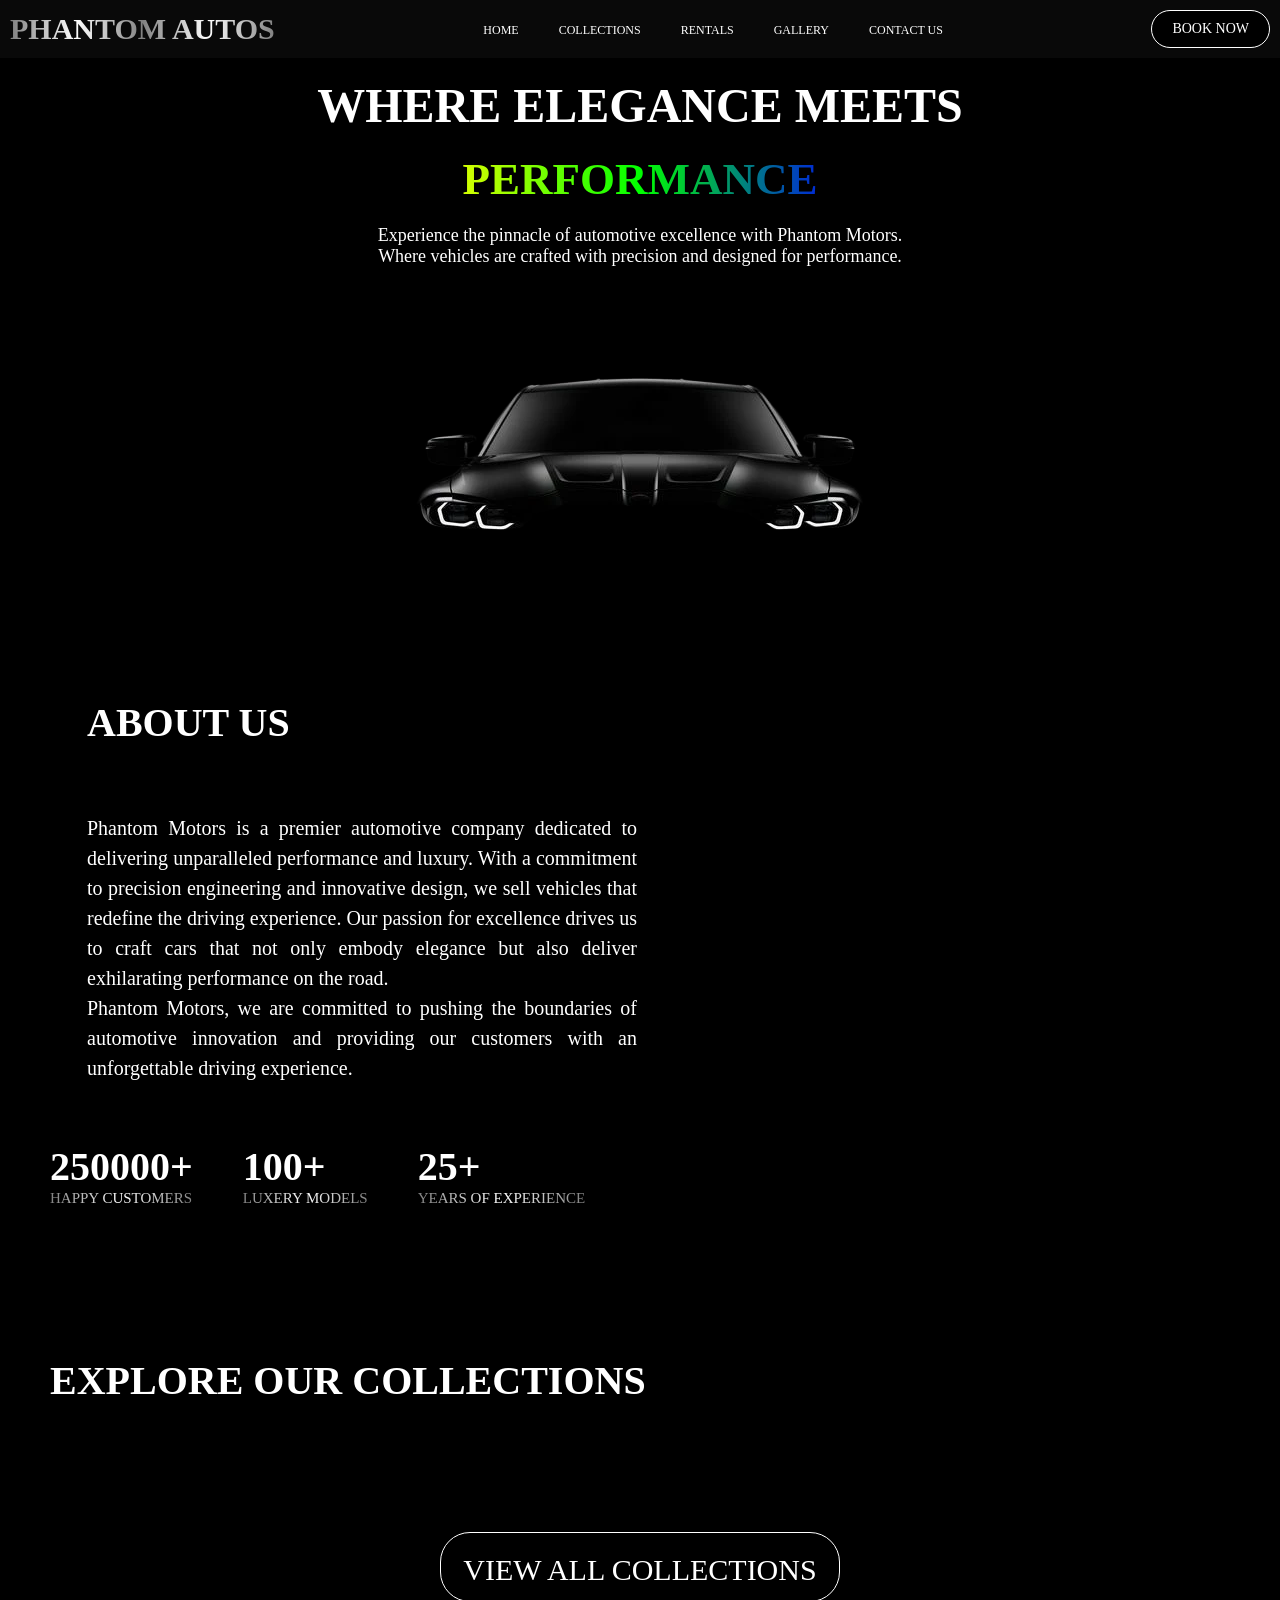
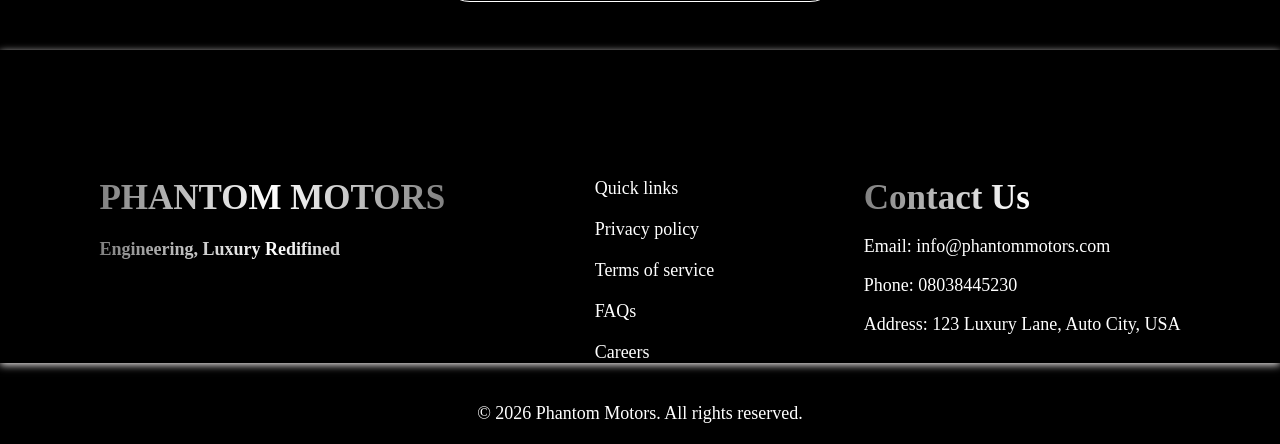
<file: first project.html>
<!doctype html>
<html lang="en">
  <head>
    <meta charset="UTF-8" />
    <meta name="viewport" content="width=device-width, initial-scale=1.0" />
    <link rel="stylesheet" href="first project.css" />
    <title>AOC PHANTOM MOTORS</title>
  </head>
  <body>
    <!-- header -->
    <header>
      <h1>PHANTOM AUTOS</h1>
      <ul>
        <li><a href="#">HOME</a></li>
        <li><a href="#">COLLECTIONS</a></li>
        <li><a href="/ola.html">RENTALS</a></li>
        <li><a href="#">GALLERY</a></li>
        <li><a href="#">CONTACT US</a></li>
      </ul>
      <button><a href="#">BOOK NOW</a></button>
    </header>
    <!-- sub heading -->
    <div class="class">
      <h2>WHERE ELEGANCE MEETS</h2>
      <h1>PERFORMANCE</h1>
      <p>
        Experience the pinnacle of automotive excellence with Phantom Motors.
        <br />
        Where vehicles are crafted with precision and designed for performance.
      </p>
    </div>
    <!-- image -->
    <div class="img">
      <img src="/hd_restoration_result_image (1).png" alt="BMW Car" />
    </div>
    <!-- body about us -->
    <div class="container">
      <div class="about">
        <h2>ABOUT US</h2>
        <p>
          Phantom Motors is a premier automotive company dedicated to delivering
          unparalleled performance and luxury. With a commitment to precision
          engineering and innovative design, we sell vehicles that redefine the
          driving experience. Our passion for excellence drives us to craft cars
          that not only embody elegance but also deliver exhilarating
          performance on the road.
          <br />

          Phantom Motors, we are committed to pushing the boundaries of
          automotive innovation and providing our customers with an
          unforgettable driving experience.
        </p>
      </div>
      <!-- video -->
      <div class="video">
        <video
          autoplay
          loop
          muted
          plays-inline
          class="background-clip"
          src="/WhatsApp Video 2026-02-25 at 3.46.31 PM.mp4"
        ></video>
      </div>
    </div>
    <!-- happy customers and the others -->
    <div class="customers">
      <h1>
        250000+
        <br />
        <p>HAPPY CUSTOMERS</p>
      </h1>
      <h1>
        100+
        <br />
        <p>LUXERY MODELS</p>
      </h1>
      <h1>
        25+
        <br />
        <p>YEARS OF EXPERIENCE</p>
      </h1>
    </div>
    <!-- collections -->
    <div class="our">
      <h2>EXPLORE OUR COLLECTIONS</h2>
      <button><a href="/index.html">VIEW ALL COLLECTIONS</a></button>
    </div>
    <br />
    <!-- footer -->
    <footer>
      <div class="motors">
        <h3>
          PHANTOM MOTORS
          <p>
            <br />
            Engineering, Luxury Redifined
          </p>
        </h3>
        <ul>
          <li><a href="#">Quick links</a></li>
          <li><a href="#">Privacy policy</a></li>
          <li><a href="#">Terms of service</a></li>
          <li><a href="#">FAQs</a></li>
          <li><a href="#">Careers</a></li>
        </ul>
        <div>
          <h3>Contact Us</h3>
          <br />
          <p>Email: info@phantommotors.com</p>
          <br />
          <p>Phone: 08038445230</p>
          <br />
          <p>Address: 123 Luxury Lane, Auto City, USA</p>
          <br />
        </div>
      </div>
      <div class="all">
        <p>© 2026 Phantom Motors. All rights reserved.</p>
      </div>
    </footer>
    <!-- footer closes -->
  </body>
</html>
</file>
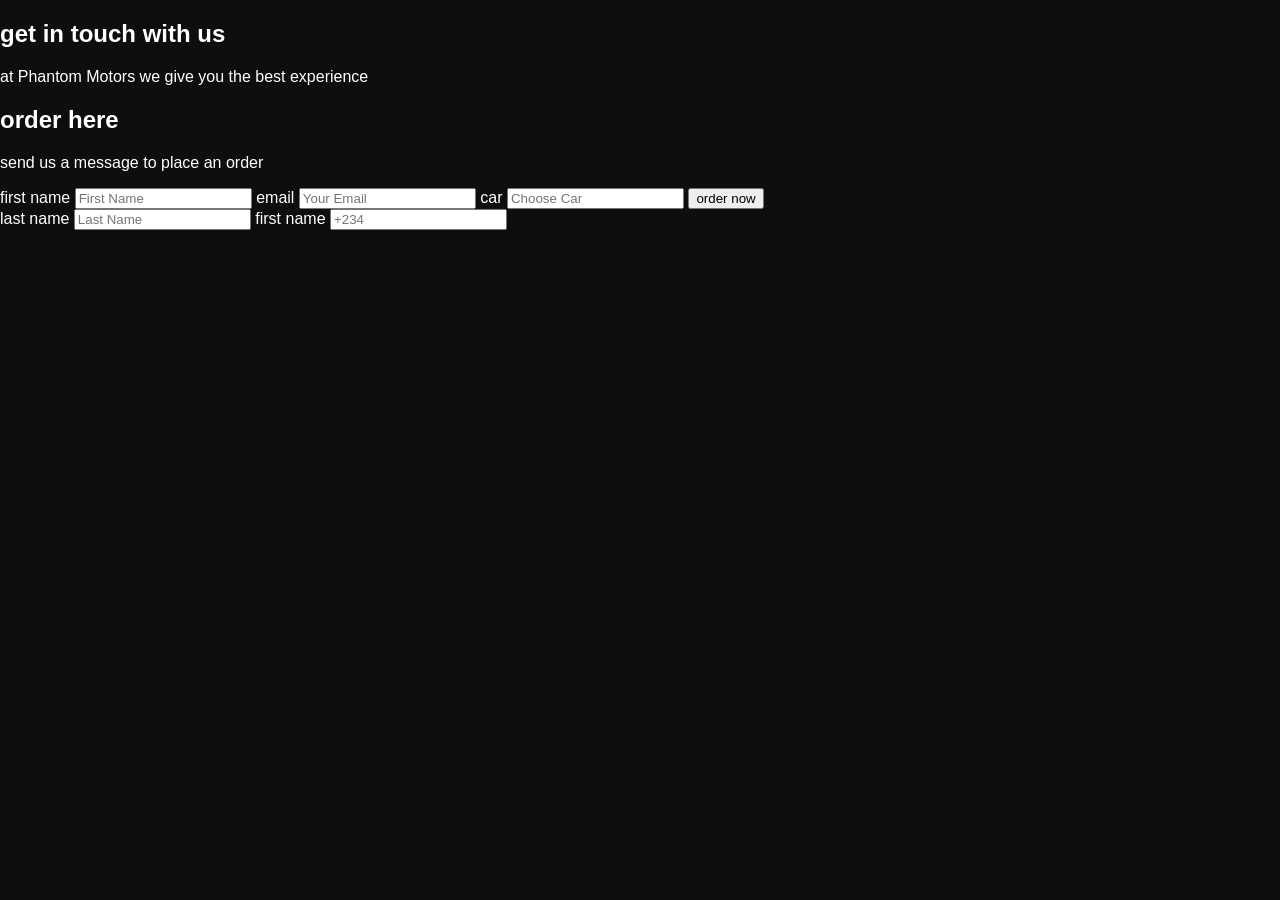
<file: form.html>
<!doctype html>
<html lang="en">
  <head>
    <meta charset="UTF-8" />
    <meta name="viewport" content="width=device-width, initial-scale=1.0" />
    <link rel="stylesheet" href="/style.css" />
    <title>Document</title>
  </head>
  <body>
    <section class="form">
      <div class="sub-head1">
        <h1>get in touch with us</h1>
        <p>at Phantom Motors we give you the best experience</p>
      </div>

      <div class="contain">
        <div class="text-form">
          <h1>order here</h1>
          <p>send us a message to place an order</p>
        </div>

        <form class="form1" action="">
          <label for="">first name</label>
          <input type="text" name="text" id="" placeholder="First Name" />
          <label for="">email</label>
          <input type="email" name="text" id="" placeholder="Your Email" />
          <label for="">car</label>
          <input type="text" name="text" id="" placeholder="Choose Car" />
          <button class="form-bt">order now</button>
        </form>

        <form class="form2" action="">
          <label for="">last name</label>
          <input type="text" name="text" id="" placeholder="Last Name" />
          <label for="">first name</label>
          <input type="number" name="text" id="" placeholder="+234" />
        </form>
      </div>
    </section>
  </body>
</html>
</file>
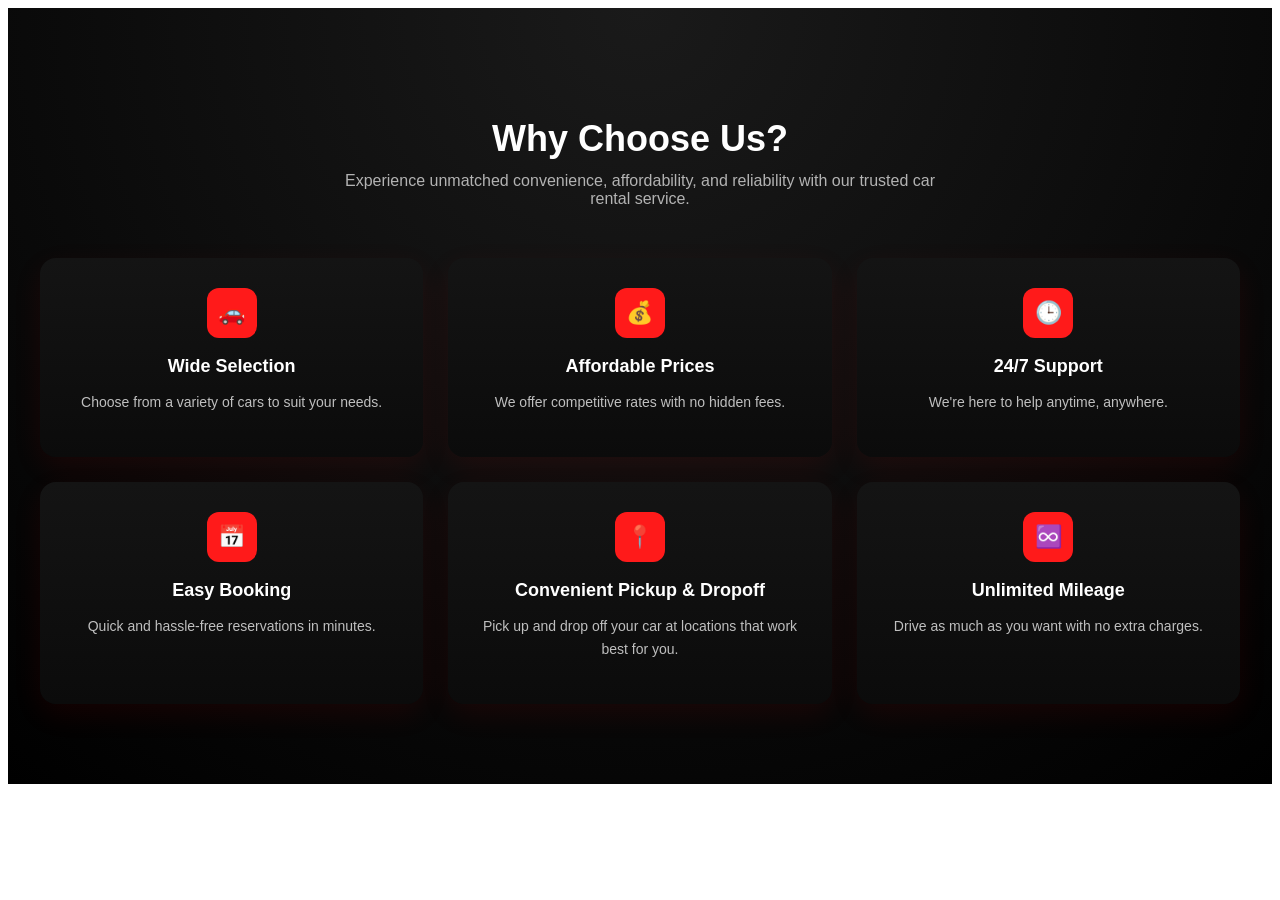
<file: jay.html>
<!DOCTYPE html>
<html lang="en">
<head>
    <meta charset="UTF-8">
    <meta name="viewport" content="width=device-width, initial-scale=1.0">
    <title>Document</title>
    <link rel="stylesheet" href="style1.css">
</head>
<body>
    <section class="why-choose-us">
  <div class="container">
    <h2 class="section-title">Why Choose Us?</h2>
    <p class="section-subtitle">
      Experience unmatched convenience, affordability, and reliability with our trusted car rental service.
    </p>

    <div class="features-grid">
      <div class="feature-card">
        <div class="icon">🚗</div>
        <h3>Wide Selection</h3>
        <p>Choose from a variety of cars to suit your needs.</p>
      </div>

      <div class="feature-card">
        <div class="icon">💰</div>
        <h3>Affordable Prices</h3>
        <p>We offer competitive rates with no hidden fees.</p>
      </div>

      <div class="feature-card">
        <div class="icon">🕒</div>
        <h3>24/7 Support</h3>
        <p>We're here to help anytime, anywhere.</p>
      </div>

      <div class="feature-card">
        <div class="icon">📅</div>
        <h3>Easy Booking</h3>
        <p>Quick and hassle-free reservations in minutes.</p>
      </div>

      <div class="feature-card">
        <div class="icon">📍</div>
        <h3>Convenient Pickup & Dropoff</h3>
        <p>Pick up and drop off your car at locations that work best for you.</p>
      </div>

      <div class="feature-card">
        <div class="icon">♾️</div>
        <h3>Unlimited Mileage</h3>
        <p>Drive as much as you want with no extra charges.</p>
      </div>
    </div>
  </div>
</section>
</body>
</html>
</file>
<file: first project.css>
*{padding: 0;
margin: 0;
box-sizing: border-box;
font-family: bodoni moda,serif;
}

body{
    background-color: #000000;
}

header{
    display: flex;
    justify-content: space-between;
    align-items: center;
    padding: 10px;
    background-color: #090909;
    color: #fff;
    box-shadow: 0 2px 4px rgba(0, 0, 0, 0.1);
    position: sticky;
    top: 0;
    width: 100%;
    flex-wrap: wrap;
    animation-name:slidedown; 
animation-duration: 2s;
animation-iteration-count: 1;
animation-timing-function: ease;
animation-fill-mode: forwards;
}
header h1{
    font-size: 30px;
   background: linear-gradient(to right,gray, white,gray, white,gray);
   background-clip: text;
   -webkit-text-fill-color: transparent;
}
header ul{
    list-style: none;
    display: flex;
    gap: 40px;
    color: white;
    flex-wrap: wrap;
}
header ul li a{
    text-decoration: none;
    color: white;
    font-size: 12px;}
   header ul a:hover{background: linear-gradient(to right, gray, white, gray);
    background-clip: text;
    -webkit-text-fill-color: transparent;
    text-decoration: underline;
    text-decoration-thickness: 2px;
    text-decoration-color: white;
    text-underline-offset: 5px;
    transition: 0.3s ease-in-out;
    font-size: 20px;
}

   

header button{
    padding: 10px 20px;
    background-color:black;
    color: white;
    border: 1px solid white;
    cursor: pointer;
    font-size: 14px;
    border-radius: 20px;
    }
    header button:hover{
        background-color: white;
        color: black;
        transition: 0.3s ease-in-out;
    }

header button a{
    text-decoration: none;
    color: white;
}
header button a:hover{
    color: black;
    transition: 0.3s ease-in-out;
}
.class h4{
    font-size: 20px;
    color: white;
    margin-bottom: 10px;
    display: flex;
    justify-content: center;
    padding-top: 30px;
    flex-wrap: wrap;
    font-style: playfair display,serif;
   margin: 1em 0;
    
}
.class h2{
    font-size: 48px;
    color: white;
    margin-top: 20px;
    margin-bottom: 20px;
    display: flex;
    justify-content: center;
    flex-wrap: wrap;
    text-align: center;
    
}
.class h1 {
    background: linear-gradient(to right, #ff0000, #ff7f00, #ffff00, #00ff00, #0000ff, #4b0082, #8b00ff);
    background-clip: text;  
    -webkit-text-fill-color: transparent;
    text-align: center;
    padding-top: 0;
    font-size: 45px;
    animation-name:slideup ;
    animation-iteration-count: 1;
    animation-duration: 2s;     
}
.class p{
    color: white;
    text-align: center;
    padding-top: 20px;
    font-size: 18px;
    margin-bottom: 20px;
    font-weight: 400;
    flex-wrap: wrap;
    animation-name:slideup ;
    animation-iteration-count: 1;
    animation-duration: 2s;     
}
.img{
    display: flex;
    justify-content: center;
    padding-top: 0px;
    flex-wrap: wrap;
    animation-name:slideup ;
    animation-iteration-count: 1;
    animation-duration: 2s;   
        
}
.img img{
   flex-wrap: wrap; 
    margin-top: -22px;
    border-radius: 10px;
}
@keyframes slidedown{
  from{transform: translateY(-100%);opacity: 0;}
  to{transform: translateY(0);opacity: 1;}}
    
  @keyframes slideup{
  from{transform: translateY(100%);opacity: 0;}
  to{transform: translateY(0);opacity: 1;}}
  .about{
    display: flex;
    justify-content: flex-start;
    padding-top: 20px;
    padding-left: 50px;
    flex-wrap: wrap;
color: white;
width: 600px;
height: 500px;
}
.about p{margin-top: -50px;
    font-size: 20px;
    line-height: 1.5;
    animation-duration: 2s;
    animation-name:slideup ;
    animation-iteration-count: 1;
          flex-wrap: wrap;   
    text-align: justify; 
    }
    
.about h2{
    font-size: 40px;
    margin-bottom: 20px;
    animation-name:slideup ;
    animation-iteration-count: 1;
    animation-duration: 2s;  
    flex-wrap: wrap;   
}   
.container{
    display: flex;
    justify-content: center;
    gap: 6px;
    flex-wrap: wrap;
    flex-direction: row;

} 
.video video{
    flex-wrap: wrap;
    object-fit: cover;
    height: 500px;
    width: 600px;
    border-radius: 25px;
    padding-right: 10px;
    flex-wrap: wrap;
}
.customers{
    display: flex;
    justify-content: flex-start;
    padding-left: 50px;
        
    gap: 50px;
    position: relative;
    top: -50px;
    padding-top: 10px;
    color: white;
    font-size: 20px;
        text-align: justify;
    
}
.customers p{
    font-size: 15px;
    background: linear-gradient(to right, gray, white, gray);
    background-clip: text;
    -webkit-text-fill-color: transparent;
    font-weight: 500;
    
}
.our{
       text-align: center;
   margin-top: 30px;
    padding-top: 20px;
    flex-wrap: wrap;
    color: white;
}
.our h2{
    font-size: 40px;
    margin-bottom: 10%;
    display: flex;
    text-align: justify;
    padding-left: 50px;
    padding-top: 50px;
}
.our button{
    padding: 10px 20px;
    background-color: black;
    color: white;
    border: 1px solid white;
    cursor: pointer;
    font-size: 14px;
    border-radius: 50px;
    display: flex;
    justify-content: center;
     margin: 0 auto;
     width: 400px;
     height: 70px;
     border-radius: 30px;
    }
    
   
    .our button a{
        text-decoration: none;
        color: white;
        
        
                        font-size: 30px;
        padding-top: 10px;
       
    }
    .our button a:hover{
        color: black;
        background-color: white;
        transition: 0.3s ease-in-out;
    }
    .our button:hover{
        background-color: white;
        color: black;
        transition: 0.3s ease-in-out;
    }
    .motors{
        display: flex;
        justify-content:space-evenly;
        gap: 50px;
        margin-top: 30px;
        padding-top: 20px;
        flex-wrap: wrap;
        color: white;
        padding-top: 10%;
        box-shadow: 0 2px 8px rgb(239, 236, 236);
    }
    .motors h3{
        font-size: 35px;
        background: linear-gradient(to right, gray, white, gray);
        background-clip: text;
        -webkit-text-fill-color: transparent;
    }
    .motors  p{
        font-size: 18px;
        
    }
    .motors ul{
        list-style: none;
        display: flex;
        flex-direction: column;
        gap: 20px;
      
    }
    .motors ul li a{
        text-decoration: none;
        color: white;
        font-size: 18px;
    }
    .motors ul li a:hover{
        background: linear-gradient(to right, gray, white, gray);
        background-clip: text;
        -webkit-text-fill-color: transparent;
        text-decoration: underline;
        text-decoration-thickness: 2px;
        text-decoration-color: white;
        text-underline-offset: 5px;
        transition: 0.3s ease-in-out;
        font-size: 20px;
    }
    .all{
        display: flex;
        justify-content: center;
        padding-top: 20px;
        flex-wrap: wrap;
    }
    .all p{
        font-size: 18px;
        color: white;
        text-align: center;
        padding-top: 20px;
        font-weight: 400;
        flex-wrap: wrap;
        margin-bottom: 20px;
    }
</file>
<file: style.css>
body {
  /* <<<<<<< HEAD */
  background-color: #000000;

  margin: 0;
  font-family: Arial, sans-serif;
  background-color: #0e0e0e;
  color: white;
  /* >>>>>>> ed175476b3524f97451bbe42dd686c0611020242 */
}
.testimonials {
  text-align: center;
  padding: 80px 20px;
}
.testimonials h2 {
  font-size: 32px;
  margin-bottom: 10px;
}
.subtitle {
  color: #aaa;
  margin-bottom: 50px;
}
.testimonial-container {
  display: flex;
  justify-content: center;
  gap: 30px;
  flex-wrap: wrap;
}
.card {
  background: #1a1a1a;
  padding: 25px;
  border-radius: 15px;
  width: 300px;
  text-align: left;
  transition: 0.3s ease;
  border: 1px solid #222;
}
.card:hover {
  transform: translateY(-10px);
  box-shadow: 0 10px 30px rgba(225, 215, 0, 0.2);
}
.profile {
  display: flex;
  align-items: center;
  gap: 10px;
}
.profile img {
  border-radius: 50%;
}
.profile h4 {
  margin: 0;
}
.profile span {
  font-weight: 12px;
  color: #aaa;
}
.stars {
  color: gold;
  margin: 15px 0;
}
.review {
  font-size: 14px;
  color: #ccc;
}
</file>
<file: style1.css>
/* WHY CHOOSE US SECTION */
.why-choose-us {
  background: radial-gradient(circle at top, #1a1a1a, #000);
  padding: 80px 20px;
  color: #fff;
  font-family: "Segoe UI", sans-serif;
}

.container {
  max-width: 1200px;
  margin: 0 auto;
}

.section-title {
  text-align: center;
  font-size: 36px;
  font-weight: 700;
  margin-bottom: 12px;
}

.section-subtitle {
  text-align: center;
  font-size: 16px;
  color: #b3b3b3;
  max-width: 600px;
  margin: 0 auto 50px;
}

.features-grid {
  display: grid;
  grid-template-columns: repeat(auto-fit, minmax(260px, 1fr));
  gap: 25px;
}

.feature-card {
  background: linear-gradient(180deg, #141414, #0b0b0b);
  border-radius: 16px;
  padding: 30px 25px;
  text-align: center;
  box-shadow: 0 10px 30px rgba(255, 0, 0, 0.08);
  transition: transform 0.3s ease, box-shadow 0.3s ease;
}

.feature-card:hover {
  transform: translateY(-8px);
  box-shadow: 0 15px 40px rgba(255, 0, 0, 0.2);
}

.feature-card .icon {
  width: 50px;
  height: 50px;
  margin: 0 auto 15px;
  border-radius: 12px;
  background: #ff1a1a;
  display: flex;
  align-items: center;
  justify-content: center;
  font-size: 22px;
}

.feature-card h3 {
  font-size: 18px;
  margin-bottom: 10px;
}

.feature-card p {
  font-size: 14px;
  color: #bfbfbf;
  line-height: 1.6;
}
.features-grid {
  display: grid;
  grid-template-columns: repeat(3, 1fr);
  gap: 25px;
}

/* Tablet */
@media (max-width: 900px) {
  .features-grid {
    grid-template-columns: repeat(2, 1fr);
  }
}

/* Mobile */
@media (max-width: 600px) {
  .features-grid {
    grid-template-columns: 1fr;
  }
}
</file>
